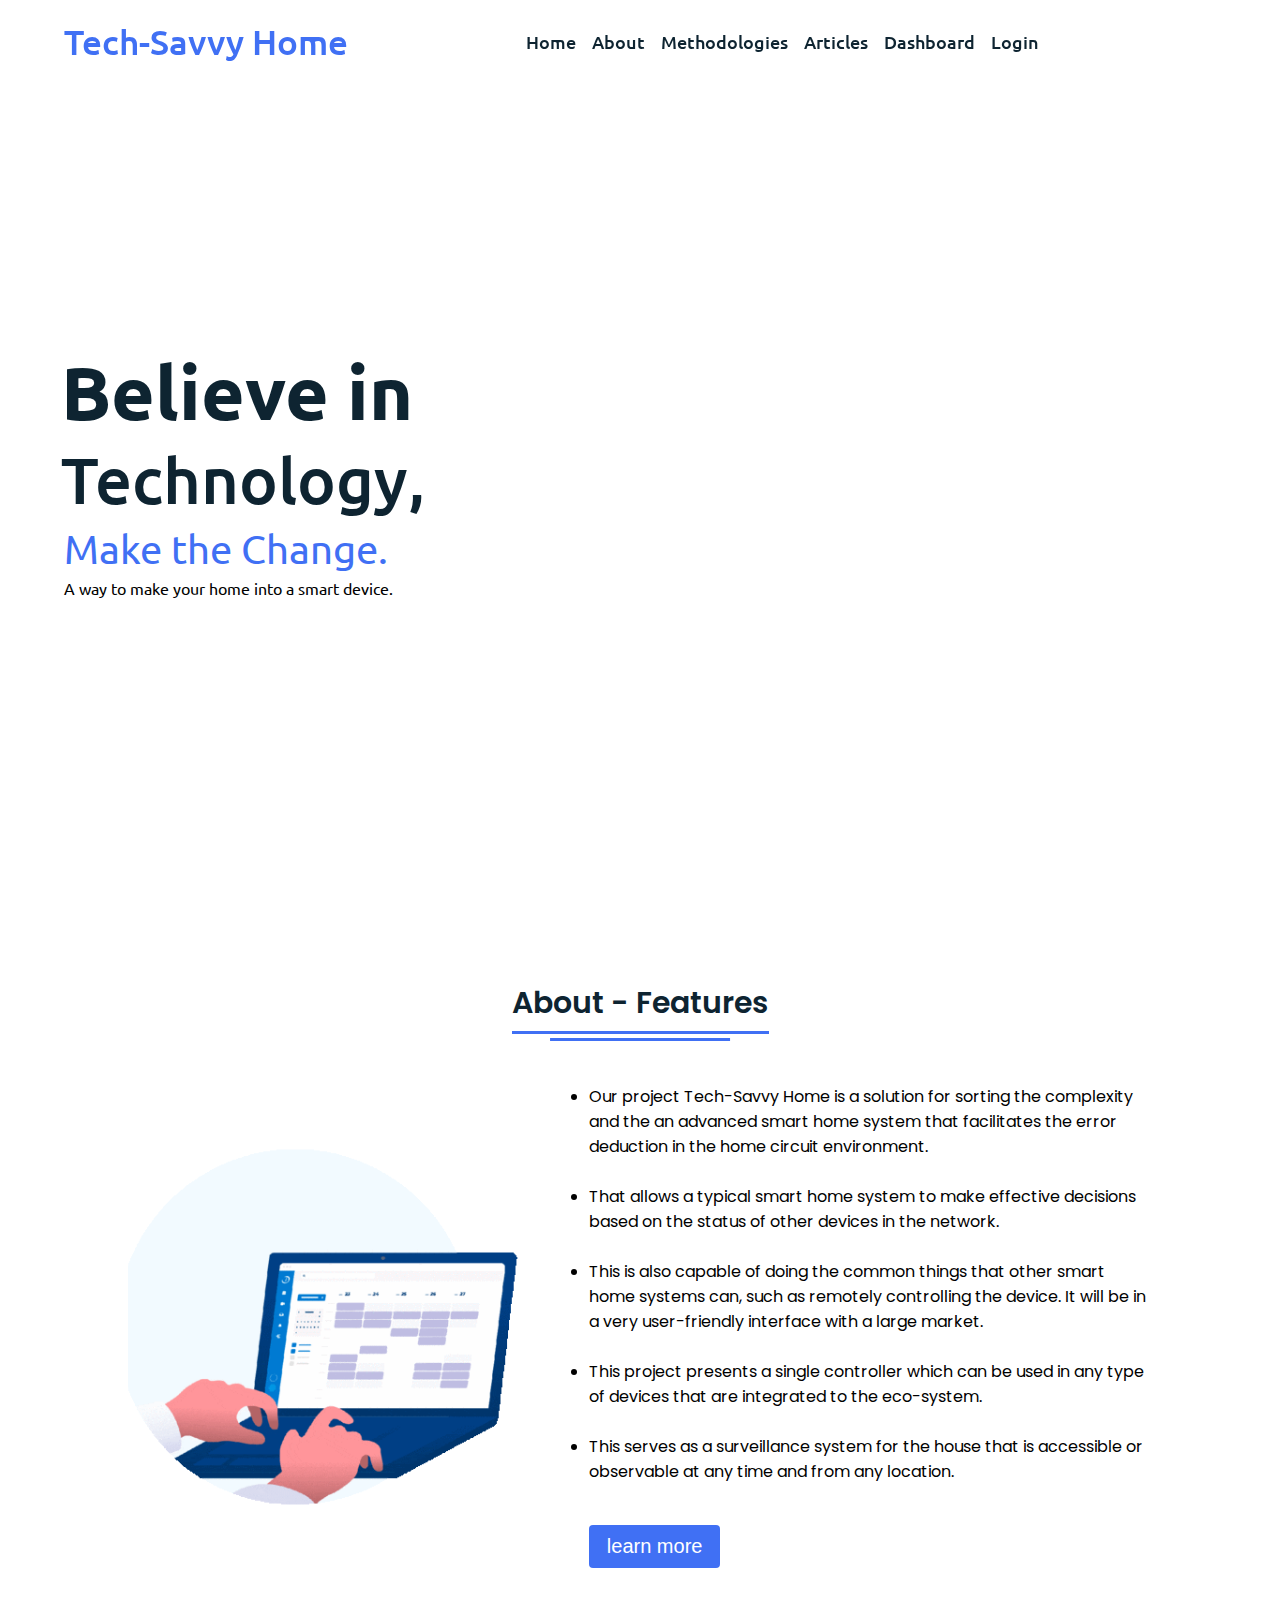
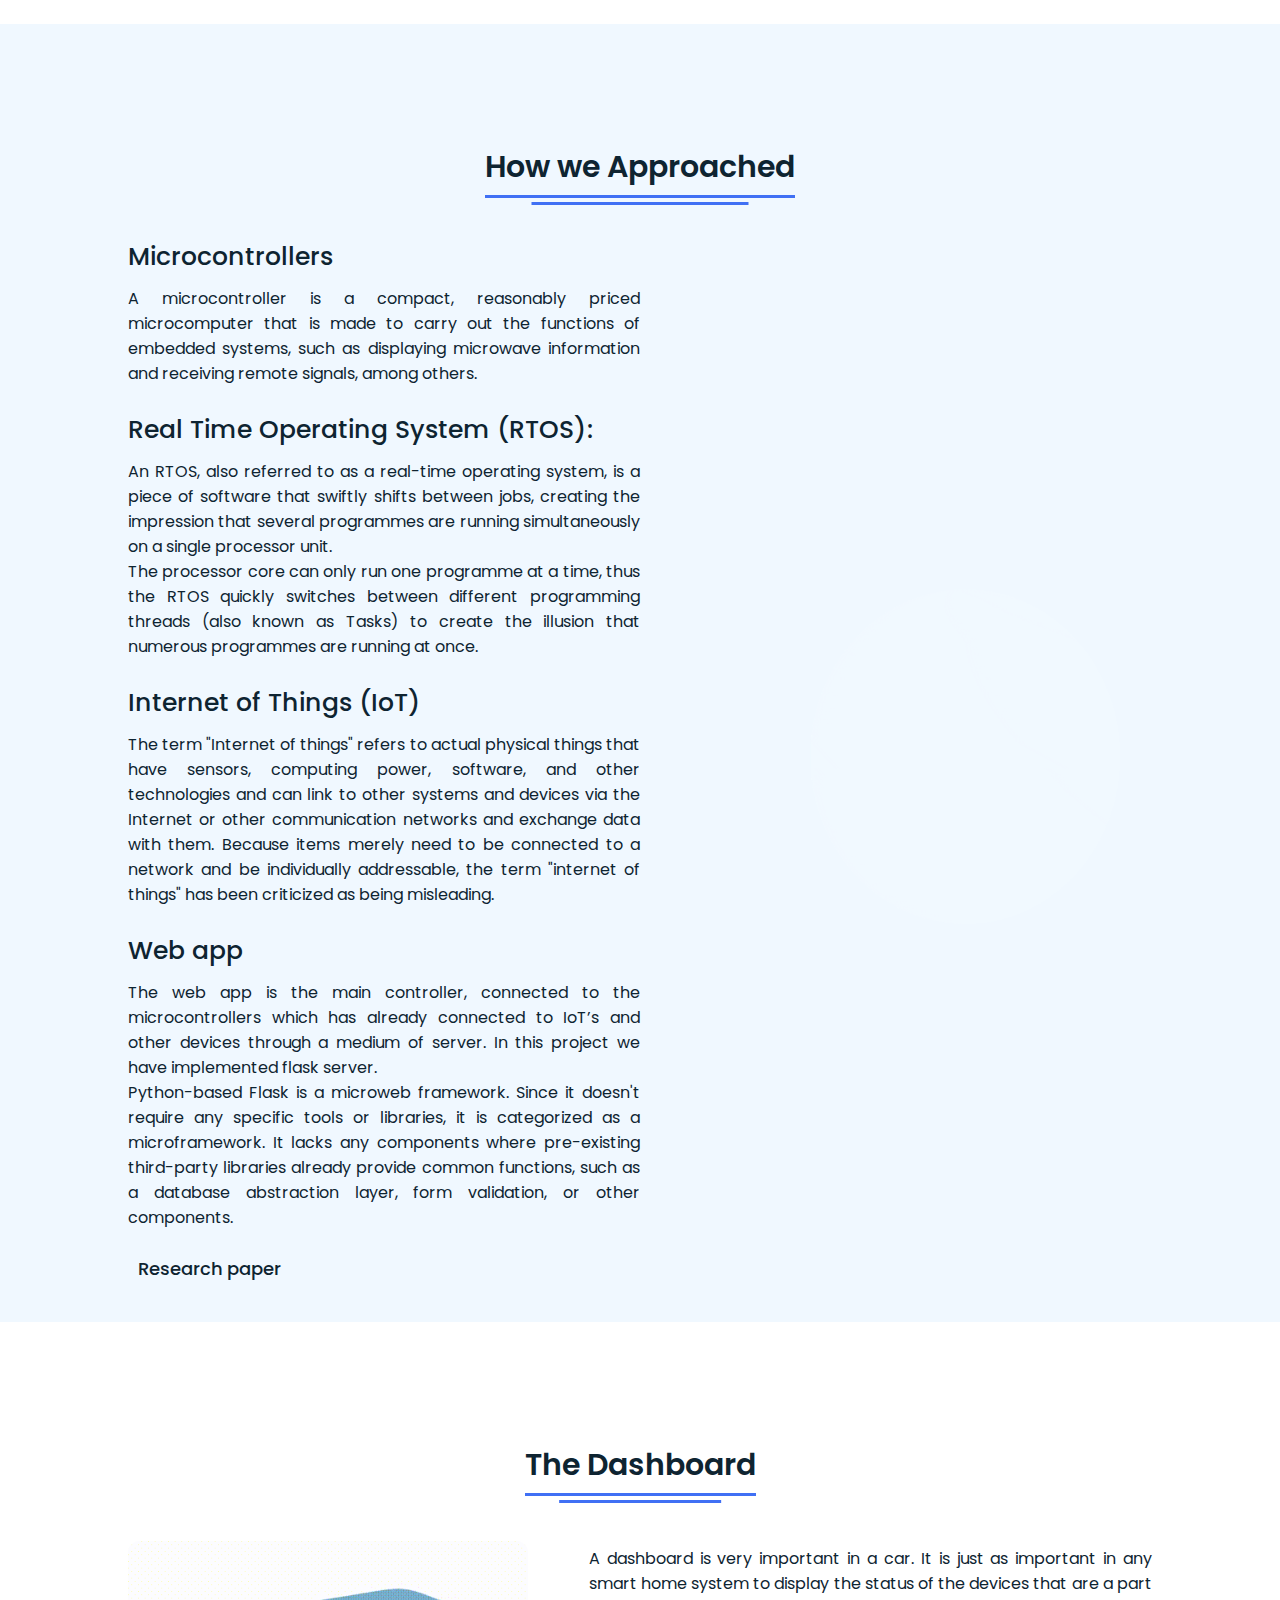
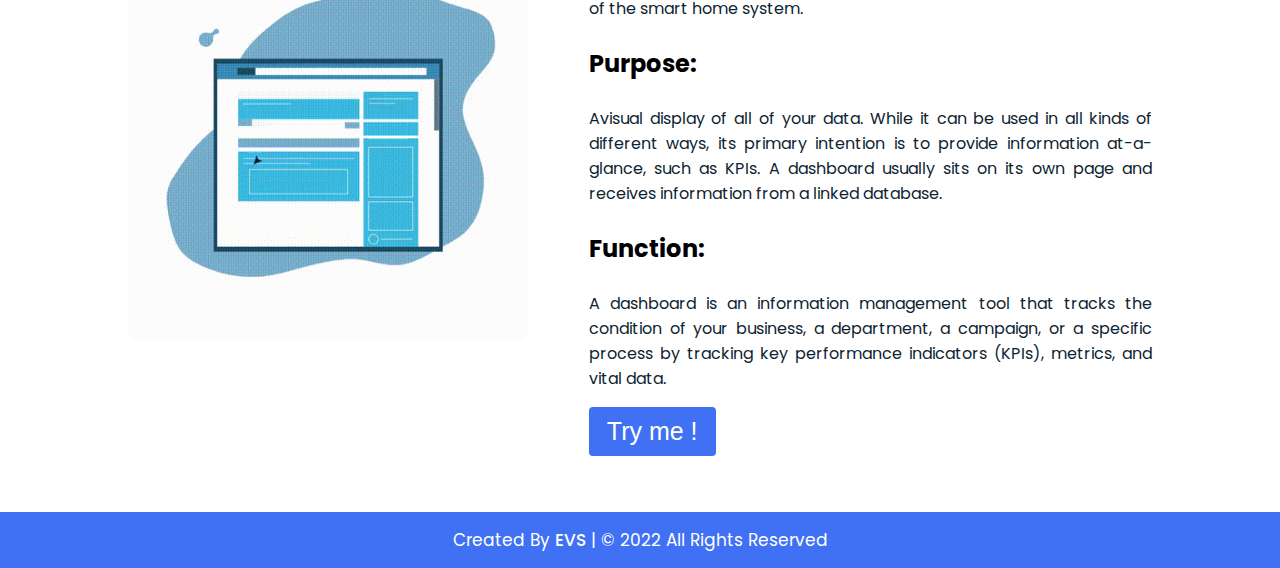
<file: index.html>
<!DOCTYPE html>
<html lang="en">

<head>
    <meta charset="UTF-8">
    <title> Tech-Savvy Home</title>
    <meta name="viewport" content="width=device-width, initial-scale=1.0">
    <link rel="stylesheet" href="css/style.css">
    <link rel="stylesheet" href="https://cdnjs.cloudflare.com/ajax/libs/font-awesome/5.15.2/css/all.min.css" />
    <title>Tech-Savvy Home</title>
</head>

<body>
    <div class="scroll-button">
        <a href="#home"><i class="fas fa-arrow-up"></i></a>
    </div>
    <nav>
        <div class="navbar">
            <div class="logo"><a href="#">Tech-Savvy Home</a></div>
            <ul class="menu">
                <li><a href="#home">Home</a></li>
                <li><a href="#about">About</a></li>
                <li><a href="#methods">Methodologies</a></li>
                <!-- <li><a href="#steps">methodologies</a></li> -->
                <li><a href="#articles">Articles</a></li>
                <li><a href="#dashboard">Dashboard</a></li>
                <li><a href="login.html">Login</a></li>
                <div class="cancel-btn">
                    <i class="fas fa-times"></i>
                </div>
            </ul>
            <div class="media-icons">
                <!--  <a href="#login">Login</a>
                <a href="#register">Register</a> -->
            </div>
        </div>
        <div class="menu-btn">
            <i class="fas fa-bars"></i>
        </div>
    </nav>

    <section class="home" id="home">
        <div class="home-content">
            <!-- <div class="images">
                <img src="img/Torus_2x_Link_L Shadowless.png" id="one"/>
                <img src="img/Torus_Half_Standing_3__L Shadowless.png" id="two"/>
            </div> -->
            <div class="text">
                <div class="text-two">Believe in</div>
                <div class="text-two2"> Technology,</div>
                <div class="text-three">Make the Change.</div>
                <!-- <div class="text-three">From anywhere in th world</div>
                <div class="text-four">within your hands</div> -->
            </div>
            <p>A way to make your home into a smart device.</p>
        </div>
    </section>

    <section class="about" id="about">
        <div class="content">
            <div class="title"><span>About - Features</span></div>
            <div class="about-details">
                <div class="left">
                    <img src="img/about.gif" alt="">
                </div>
                <div class="right">
                    <div class="topic"></div>
                    <p>
                        <li>Our project Tech-Savvy Home is a solution for sorting the complexity and the an advanced smart home system that facilitates the error deduction in the home circuit environment.</li><br>
                        <li> That allows a typical smart home system to make effective decisions based on the status of other devices in the network. </li><br>
                        <li>This is also capable of doing the common things that other smart home systems can, such as remotely controlling the device. It will be in a very user-friendly interface with a large market. </li><br>
                        <li>This project presents a single controller which can be used in any type of devices that are integrated to the eco-system. </li><br>
                        <li>This serves as a surveillance system for the house that is accessible or observable at any time and from any location.</li><br>

                    </p>
                    <dialog id="favDialog">
                        <form method="dialog">
                            <p>
                                <!-- dummy paragraph -->
                            <h3>Background</h3>

                            <li>Research and development of an advanced smart home controlling system that enables users to experience the finest home ecosystem, focus on the controller customization they want, and manage all of their home appliances from a single controller.</li><br>
                            <li>The implementation of the servers not only provides private space for the user to manage his data but also serves as a host for our website through which he can see and control the status of the house.</li><br>
                            <li>The reduced form of the controller rather from the others as a individual controller for the desired IoT’s, to a single controller for all the IoT and to extend the level of the controller from the smart devices to all the appliances in the house covers all the smart and non-smart devices.</li><br>

                            <h3>Objectives</h3>

                           <li>Single controller for all IoT’s.</li><br>
 <li>Web app controller for both smart and non-smart devices.</li><br>
 <li>Full-fledged dashboard for smart home.</li><br>
 <li>Control over World Wide Web from any places.</li><br>
 <li>Error detection over the circuits of smart devices.</li><br>
 <li>Enhance the smart home’s security and stability.</li><br>
 <li>Individual server for each home.</li><br>

                            <h3>Differences between those projects and what we do</h3>

                            <li>A centralised controller for all IoT and other home-based devices.</li>
                            <li>If a component of an integrated system malfunctions, the owner is
                                informed.</li>
                            <li>Adding information about the location and health of family members to the user
                                interface.</li>
                            <li>Their entire home's status in a single GUI.</li>
                            <li>Security considerations will be applied to the machine learning algorithm.</li>
                            <li>The prior home automation solutions on the market are both expensive and complex.</li>
                            <li>The potential security and safety risks associated with implementing the previously
                                suggested home automation systems have not been taken into account.</li>
                            <li>The previously suggested home automation system is incapable of making wise choices.
                            </li><br>

                            </p>
                            <div class="button">
                                <button value="cancel">Done</button>
                            </div>
                        </form>
                    </dialog>
                    <div class="button">
                        <button style="font-size: 20px;" id="updateDetails">learn more</button>
                    </div>
                    <output></output>
                </div>
            </div>
        </div>
    </section>

    <section class="methods" id="methods">
        <div class="content">
            <div class="title"><span>How we Approached</span></div>
            <div class="methods-details">
                <div class="text">
                    <div class="topic">Microcontrollers</div>
                    <p>

                        A microcontroller is a compact, reasonably priced microcomputer that is made to carry out the functions of embedded systems, 
                        such as displaying microwave information and receiving remote signals, among others.
                    </p>
                    <br>
                    <div class="topic"> Real Time Operating System (RTOS):</div>
                    <p>
                         
An RTOS, also referred to as a real-time operating system, is a piece of software that swiftly shifts between jobs, 
                        creating the impression that several programmes are running simultaneously on a single processor unit.<br>
                        The processor core can only run one programme at a time, thus the RTOS quickly switches between different programming threads (also known as Tasks) to create the illusion that numerous programmes are running at once.

                    </p>
                    <br>
                    <div class="topic">Internet of Things (IoT)</div>
                    <p>
                       The term "Internet of things" refers to actual physical things that have sensors, computing power,     software, and other technologies and can link to other systems and devices via the Internet or other communication networks and exchange data with them. Because items merely need to be connected to a network and be individually addressable, the term "internet of things" has been criticized as being misleading.<br>
                    </p>
                    <br>
                    <div class="topic">Web app</div>
                    <p>
                        The web app is the main controller, connected to the microcontrollers which has already connected to IoT’s and other devices through a medium of server. In this project we have implemented flask server. <br>Python-based Flask is a microweb framework. Since it doesn't require any specific tools or libraries, it is categorized as a microframework. It lacks any components where pre-existing third-party libraries already provide common functions, such as a database abstraction layer, form validation, or other components.   

                    </p>
                    <br>

                    <div class="experience">
                        <!-- <div class="num"></div>
                        <div class="exp">Research Paper<br></div> -->
                        <a href="" class="exp">Research paper</a>
                    </div>
                </div>
                <div class="boxes">
                    <div class="boxa">
                        <img src="img/graph.gif" alt="">
                    </div>
                </div>
            </div>
        </div>
    </section>

    <!--<section class="articles" id="articles">
        <div class="content">
            <div class="title"><span>Our PaperWorks</span></div>
            <div class="boxes">
                <div class="box">
                    <div class="icon">
                        <i class="fas fa-desktop"></i>
                    </div>
                    <div class="topic">Flask-Web-RPi Integration</div>
                    <p>Lorem ipsum dolor sit amet, consectetur adipisicing elit. Mollitia autem quam odio, qui
                        voluptatem eligendi?</p>
                    <br>
                    <a id="readmore" href="#articles">Read more</a>
                </div>
                <div class="box">
                    <div class="icon">
                        <i class="fas fa-paint-brush"></i>
                    </div>
                    <div class="topic">Smart Home - Web GUI</div>
                    <p>Lorem ipsum dolor sit amet, consectetur adipisicing elit. Mollitia autem quam odio, qui
                        voluptatem eligendi?</p>
                    <br>
                    <a id="readmore" href="#articles">Read more</a>
                </div>
                <div class="box">
                    <div class="icon">
                        <i class="fas fa-chart-line"></i>
                    </div>
                    <div class="topic">IoT - GPIO</div>
                    <p>Lorem ipsum dolor sit amet, consectetur adipisicing elit. Mollitia autem quam odio, qui
                        voluptatem eligendi?</p>
                    <br>
                    <a id="readmore" href="#articles">Read more</a>
                </div>
                <div class="box">
                    <div class="icon">
                        <i class="fab fa-android"></i>
                    </div>
                    <div class="topic">AI assistent in SmartHome</div>
                    <p>Lorem ipsum dolor sit amet, consectetur adipisicing elit. Mollitia autem quam odio, qui
                        voluptatem eligendi?</p><br>
                    <a id="readmore" href="#articles">Read more</a>

                </div>
                <div class="box">
                    <div class="icon">
                        <i class="fas fa-camera-retro"></i>
                    </div>
                    <div class="topic">Invidual server - Invidual User</div>
                    <p>Lorem ipsum dolor sit amet, consectetur adipisicing elit. Mollitia autem quam odio, qui
                        voluptatem eligendi?</p>
                    <br>
                    <a id="readmore" href="#articles">Read more</a>
                </div>
                <div class="box">
                    <div class="icon">
                        <i class="fas fa-tablet-alt"></i>
                    </div>
                    <div class="topic">Marketing</div>
                    <p>Lorem ipsum dolor sit amet, consectetur adipisicing elit. Mollitia autem quam odio, qui
                        voluptatem eligendi?</p>
                    <br>
                    <a id="readmore" href="#articles">Read more</a>
                </div>
            </div>
        </div>
    </section>-->


    <section class="about" id="dashboard">
        <div class="content">
            <div class="title"><span>The Dashboard</span></div>
            <div class="about-details">
                <div class="left">
                    <img src="img/dashboard.gif" alt="" id="dash">
                </div>
                <div class="right">
                    <div class="topic"></div>
                    <p>A dashboard is very important in a car. It is just as important in any smart home
                        system to display the status of the devices that are a part of the smart home system.</p><br>

                    <h2>Purpose:</h2><br>
                    <p>Avisual display of all of your data. While it can be used
                        in all kinds of different ways, its primary intention is to provide information at-a-glance,
                        such as KPIs. A dashboard usually sits on its own page and receives information from a linked
                        database.</p><br>
                    <h2>Function:</h2><br>

                    <p>A dashboard is an information management tool that tracks the condition of your business,
                        a department, a campaign, or a specific process by tracking key performance indicators (KPIs),
                        metrics, and vital data.</p>

                    <div class="button">
                        <button>
                            <a id="dash" href="#">Try me !</a>
                        </button>
                    </div>
                </div>
            </div>
        </div>
    </section>
    <footer>
        <div class="text">
            <span>Created By <a href="https://www.github.com/iamevs" target="_blank">EVS</a> | &#169; 2022 All Rights
                Reserved</span>
        </div>
    </footer>

    <script src="js/script.js"></script>

</body>

</html>
</file>
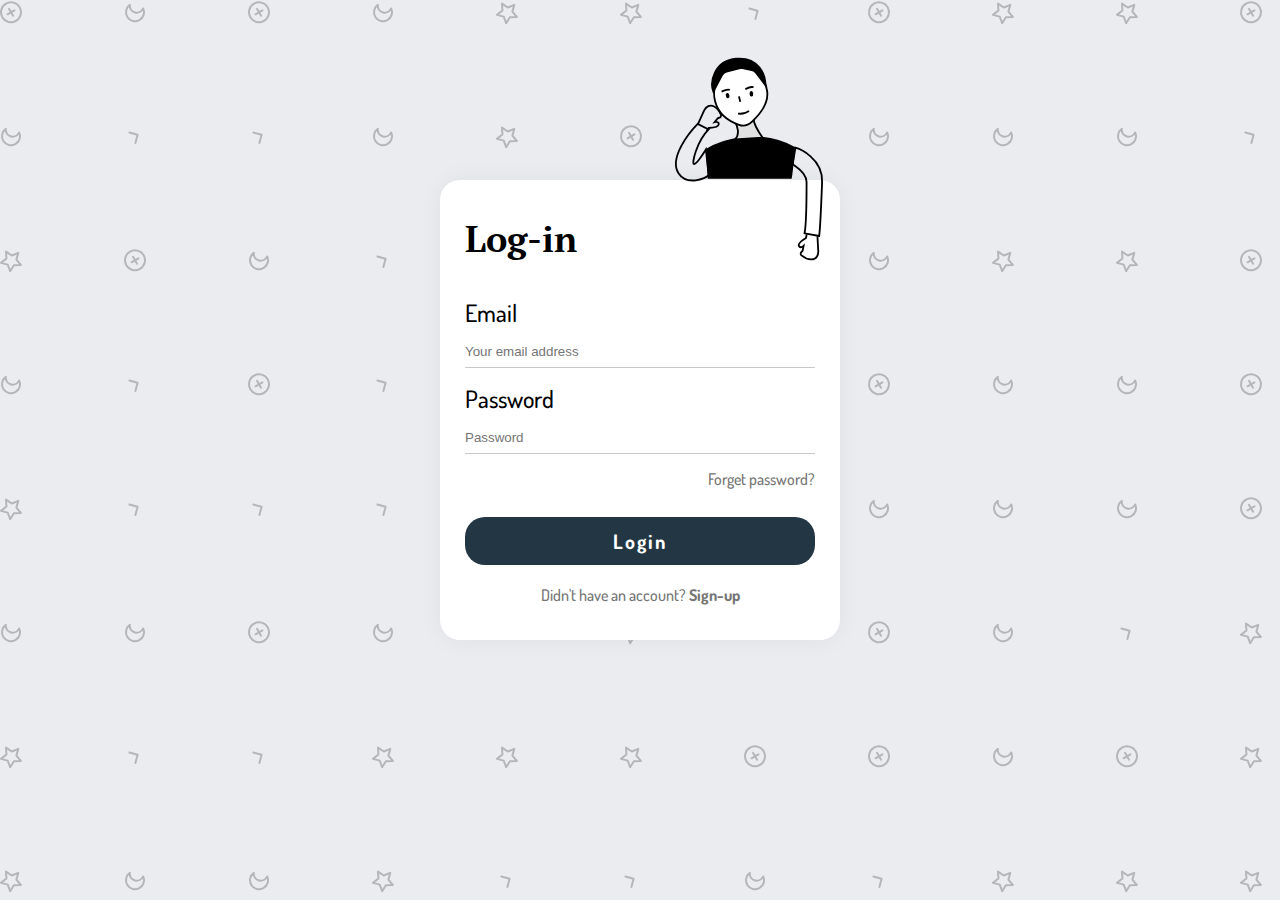
<file: login.html>
<!DOCTYPE html>
<html lang="en">

<head>
    <meta charset="UTF-8">
    <meta http-equiv="X-UA-Compatible" content="IE=edge">
    <meta name="viewport" content="width=device-width, initial-scale=1.0">
    <link rel="stylesheet" href="css/login.css">
    <title>Tech-Savvy Home</title>
</head>

<body>
    <div id="background"></div>
    <div id="form-wrapper">
        <div id="person">
            <svg width="182" height="212" viewBox="0 0 82 116" fill="none" xmlns="http://www.w3.org/2000/svg">
                <path id="arm"
                    d="M79.415 98.5L71.415 97C72.5 91.5 72.5 72.5 72.5 69C72.5 63.1476 64.915 59.6673 64.915 59.1673L66.415 50.1673C68.415 50.6673 81.5 56 81 69C80.6081 79.1905 80 93.5 79.415 98.5Z"
                    stroke="black" />
                <path
                    d="M65.915 50.1673C46.315 39.3673 25.7484 46.334 17.915 51.1673L18.915 66.6673H63.915C63.915 67.1673 64.315 64.5673 65.915 50.1673Z"
                    fill="black" stroke="black" />
                <path id="hand"
                    d="M72.5624 97.5936L72.1862 99.5579C70.6572 100.453 67.7393 102.575 68.2993 103.904C68.8594 105.233 70.2323 104.444 70.8488 103.884L70.3857 106.302C70.3209 106.64 70.1245 106.939 69.8395 107.132V107.132C69.1616 107.592 69.0665 108.566 69.7016 109.083C70.9152 110.072 72.7859 111.248 75.0281 111.302C78.0686 111.375 78.9288 108.655 78.9149 106.955L78.4553 98.7221"
                    stroke="black" />
                <path
                    d="M17.7585 40.9589L19.0032 39.3935C20.7729 39.3101 24.3425 38.7839 24.4632 37.3468C24.5838 35.9096 23.0014 35.9716 22.1951 36.1823L23.7275 34.255C23.9418 33.9855 24.2543 33.8121 24.5964 33.7731V33.7731C25.4104 33.6802 25.9465 32.8617 25.624 32.1086C25.0079 30.6695 23.8964 28.7598 21.9353 27.6716C19.2759 26.1959 17.2516 28.2062 16.4753 29.7183L13.0621 37.2249"
                    stroke="black" />
                <path
                    d="M10.915 59.1673C12.115 59.1673 15.7483 53.834 17.415 51.1673L18.915 65.1673C17.415 67.1673 6.91504 71.1673 2.41499 64.1673C-2.81224 56.0362 7.74833 42.5007 12.915 37.1673L18.915 40.1673C12.415 46.6673 9.415 59.1673 10.915 59.1673Z"
                    stroke="black" />
                <path
                    d="M43.9151 34.1673C42.7151 35.7673 46.4151 41.834 48.4151 44.6673L33.415 45.6673C36.215 42.8673 34.5817 38.1673 33.415 36.1673L43.9151 34.1673Z"
                    fill="#E2E2E2" stroke="black" />
                <path
                    d="M50.915 19.1673C51.8645 25.4973 46.8246 32.0359 42.5324 36.0587C40.6287 37.8429 37.9409 38.5329 35.4773 37.6735C30.5455 35.9531 24.2583 32.0406 22.415 24.6673C20.5081 17.0396 24.3672 10.1694 27.8726 6.16366C29.3928 4.42647 31.6826 3.61275 33.9817 3.81977C44.53 4.76955 49.5596 10.1313 50.915 19.1673Z"
                    fill="white" stroke="black" />
                <path d="M26 19.5C27 19 29.3 18.1 30.5 18.5" stroke="black" />
                <path d="M39 18.0997C40 17.5997 42.3 16.6997 43.5 17.0997" stroke="black" />
                <ellipse cx="29.3097" cy="21.6854" rx="1" ry="1.5" transform="rotate(-12.9039 29.3097 21.6854)"
                    fill="black" />
                <ellipse cx="42.3097" cy="20.6854" rx="1" ry="1.5" transform="rotate(-3.81344 42.3097 20.6854)"
                    fill="black" />
                <line x1="36.1966" y1="25.035" x2="35.5132" y2="22.1139" stroke="black" />
                <path
                    d="M34 1.5C46.4 0.3 50 10.5 50 16L44.917 9.22258C44.3265 8.43526 43.4665 7.89326 42.5014 7.70025L37.4075 6.68146C36.8104 6.56205 36.1939 6.58052 35.6051 6.73549L28.7066 8.55088C27.6194 8.83697 26.7028 9.56733 26.1812 10.5631L21.5 19.5C19.5 14.5 21.6 2.7 34 1.5Z"
                    fill="black" stroke="black" />
                <path d="M35 31.5C36.6667 31.6667 38.6 32 41 30" stroke="black" />
            </svg>
        </div>
        <form action="">
            <span class="title">Log-in</span>
            <label for="email">Email</label>
            <input type="email" placeholder="Your email address">
            <label for="password">Password</label>
            <input type="password" placeholder="Password">
            <span class="forget"><a href="#">Forget password?</a></span>
            <input type="submit" value="Login">
            <span class="new">Didn't have an account? <a href="#">Sign-up</a></span>
        </form>
    </div>
    <script src="js/login.js"></script>
</body>

</html>
</file>
<file: css/style.css>
/* Google Font CDN Link */
@import url('https://fonts.googleapis.com/css2?family=Poppins:wght@400;500;600;700&family=Ubuntu:wght@400;500;700&display=swap');

* {
    margin: 0;
    padding: 0;
    box-sizing: border-box;
    text-decoration: none;
    scroll-behavior: smooth;
}

/* Custom Scroll Bar CSS */

::-webkit-scrollbar {
    width: 10px;
}

::-webkit-scrollbar-track {
    background: #ffffff00;
}

::-webkit-scrollbar-thumb {
    background: #6e93f7;
    border-radius: 12px;
    transition: all 0.3s ease;
}

::-webkit-scrollbar-thumb:hover {
    background: #4070f4;
}

/* navbar styling */
nav {
    position: fixed;
    width: 100%;
    padding: 20px 0;
    z-index: 998;
    transition: all 0.3s ease;
    font-family: 'Ubuntu', sans-serif;
}

nav.sticky {
    background: #4070f4;
    padding: 13px 0;
}

nav .navbar {
    width: 90%;
    display: flex;
    justify-content: space-between;
    align-items: center;
    margin: auto;
}

nav .navbar .logo a {
    font-weight: 500;
    font-size: 35px;
    color: #4070f4;
}

nav.sticky .navbar .logo a {
    color: #fff;
}

nav .navbar .menu {
    display: flex;
    position: relative;
}

nav .navbar .menu li {
    list-style: none;
    margin: 0 8px;
}

.navbar .menu a {
    font-size: 18px;
    font-weight: 500;
    color: #0E2431;
    padding: 6px 0;
    transition: all 0.4s ease;
}

.navbar .menu a:hover {
    color: #4070f4;
}

nav.sticky .menu a {
    color: #FFF;
}

nav.sticky .menu a:hover {
    color: #0E2431;
}

.navbar .media-icons a {
    color: #4070f4;
    font-size: 18px;
    margin: 0 6px;
}

nav.sticky .media-icons a {
    color: #FFF;
}

/* Side Navigation Menu Button CSS */
nav .menu-btn,
.navbar .menu .cancel-btn {
    position: absolute;
    color: #fff;
    right: 30px;
    top: 20px;
    font-size: 20px;
    cursor: pointer;
    transition: all 0.3s ease;
    display: none;
}

nav .menu-btn {
    color: #4070f4;
}

nav.sticky .menu-btn {
    color: #FFF;
}

.navbar .menu .menu-btn {
    color: #fff;
}

/* home section styling */
.home {
    height: 100vh;
    width: 100%;
    background: url("https://wallpaperaccess.com/full/148235.jpg");
    /* background-size: cover; */
    /* background-position: center; */
    /* background-position-x: left; */
    background-attachment: fixed;
    font-family: 'Ubuntu', sans-serif;
}

.home .home-content {
    width: 90%;
    height: 100%;
    margin: auto;
    display: flex;
    flex-direction: column;
    justify-content: center;
}

.home .images img {
    z-index: 999;
    display: flex;
    position: relative;
    left: 1000px;
    bottom: 50px;
    height: 100px;
    width: 100px;
}

.home .text-one {
    font-size: 25px;
    color: #0E2431;
}

.home .text-two {
    color: #0E2431;
    font-size: 75px;
    font-weight: 600;
    margin-left: -3px;
}

.home .text-two2 {
    color: #0E2431;
    font-size: 65px;
    font-weight: 500;
    margin-left: -3px;
}


.home .text-three {
    font-size: 40px;
    margin: 5px 0;
    color: #4070f4;
}

.home .text-four {
    font-size: 23px;
    margin: 5px 0;
    color: #0E2431;
}

.home .button {
    margin: 14px 0;
}

.home .button button {
    outline: none;
    padding: 8px 16px;
    border-radius: 6px;
    font-size: 25px;
    font-weight: 400;
    background: #4070f4;
    color: #fff;
    cursor: pointer;
    border: 2px solid transparent;
    transition: all 0.4s ease;
}

.home .button button:hover {
    border-color: #4070f4;
    background-color: #fff;
    color: #4070f4;
}

/* About Section Styling */
/* Those Elements Where We Have Apply Same CSS,
 I'm Selecting Directly 'Section Tag' and 'Class'  */
section {
    padding-top: 40px;
}

section .content {
    width: 80%;
    margin: 40px auto;
    font-family: 'Poppins', sans-serif;
}

.about .about-details {
    display: flex;
    justify-content: space-between;
    align-items: center;
}

section .title {
    display: flex;
    justify-content: center;
    margin-bottom: 40px;
}

section .title span {
    color: #0E2431;
    font-size: 30px;
    font-weight: 600;
    position: relative;
    padding-bottom: 8px;
}

section .title span::before,
section .title span::after {
    content: '';
    position: absolute;
    height: 3px;
    width: 100%;
    background: #4070f4;
    left: 0;
    bottom: 0;
}

section .title span::after {
    bottom: -7px;
    width: 70%;
    left: 50%;
    transform: translateX(-50%);
}

.about .about-details .left {
    width: 45%;
}

.about .left img {
    height: 400px;
    width: 400px;
    object-fit: cover;
    border-radius: 12px;
}
#dash{
    height: 400px;
    width: 400px;
    object-fit: cover;
    border-radius: 12px;
    margin-top: -120px;
}

.about-details .right {
    width: 55%;
}

section .topic {
    color: #0E2431;
    font-size: 25px;
    font-weight: 500;
    margin-bottom: 10px;
}

.about-details .right p {
    text-align: justify;
    color: #0E2431;
}

section .button {
    margin: 16px 0;
}

section .button button {
    outline: none;
    padding: 8px 16px;
    border-radius: 4px;
    font-size: 25px;
    font-weight: 400;
    background: #4070f4;
    color: #fff;
    border: 2px solid transparent;
    cursor: pointer;
    transition: all 0.4s ease;
}

section .button button:hover {
    border-color: #4070f4;
    background-color: #fff;
    color: #4070f4;
}

/* My methods CSS */
.methods {
    background: #F0F8FF;
}

.methods .content {
    padding: 40px 0;
}

.methods .methods-details {
    display: flex;
    justify-content: space-between;
    align-items: center;
}

.methods-details .text {
    width: 50%;
}

.methods-details p {
    color: #0E2431;
    text-align: justify;
}

.methods .methods-details .experience {
    display: flex;
    align-items: center;
    margin: 0 10px;
}

.methods-details .experience .num {
    color: #0E2431;
    font-size: 80px;
}

.methods-details .experience .exp {
    color: #0E2431;
    /* margin-left: 20px; */
    font-size: 18px;
    font-weight: 500;
    /* margin: 0 6px; */
}

.methods-details .boxes {
    width: 40%;
    display: flex;
    flex-wrap: wrap;
    justify-content: space-between;
}
.methods-details .box {
    width: calc(100% / 2 - 20px);
    margin: 20px 0;
}
.methods-details .boxa img {
    height: 350px;
    width: 450px;
}

.methods-details .boxes .topic {
    font-size: 20px;
    color: #4070f4;
}

.methods-details .boxes .per {
    font-size: 60px;
    color: #4070f4;
}


/* My articles CSS */
.articles .boxes {
    display: flex;
    flex-wrap: wrap;
    justify-content: space-between;
}

.articles .boxes .box {
    margin: 20px 0;
    width: calc(100% / 3 - 20px);
    text-align: center;
    border-radius: 12px;
    padding: 30px 10px;
    box-shadow: 0 5px 10px rgba(0, 0, 0, 0.12);
    cursor: default;
    transition: all 0.4s ease;
}
/* 
.articles .boxes .box:hover {
    background: #4070f4;
    color: #fff;
} */

.articles .boxes .box .icon {
    height: 50px;
    width: 50px;
    background: #4070f4;
    border-radius: 50%;
    text-align: center;
    line-height: 50px;
    font-size: 18px;
    color: #fff;
    margin: 0 auto 10px auto;
    transition: all 0.4s ease;
}
/* 
.boxes .box:hover .icon {
    background-color: #fff;
    color: #4070f4;
}

.articles .boxes .box:hover .topic,
.articles .boxes .box:hover p {
    color: #0E2431;
    transition: all 0.4s ease;
}

.articles .boxes .box:hover .topic,
.articles .boxes .box:hover p {
    color: #fff;
} */

/* Footer CSS */
footer {
    background: #4070f4;
    padding: 15px 0;
    text-align: center;
    font-family: 'Poppins', sans-serif;
}

footer .text span {
    font-size: 17px;
    font-weight: 400;
    color: #fff;
}

footer .text span a {
    font-weight: 500;
    color: #FFF;
}

footer .text span a:hover {
    text-decoration: underline;
}

/* Scroll TO Top Button CSS */
.scroll-button a {
    position: fixed;
    bottom: 20px;
    right: 20px;
    color: #fff;
    background: #4070f4;
    padding: 7px 12px;
    ;
    font-size: 18px;
    border-radius: 6px;
    box-shadow: rgba(0, 0, 0, 0.15);
    display: none;
}

#favDialog {
    margin: auto;
    width: calc(50vw - 4em);
    padding: 2em;
    border-radius: 1em;
    border: none;
    box-shadow: 5px 6px 20px black;
}

/* Responsive Media Query */
@media (max-width: 1190px) {
    section .content {
        width: 85%;
    }
}

@media (max-width: 1000px) {
    .about .about-details {
        justify-content: center;
        flex-direction: column;
    }

    .about .about-details .left {
        display: flex;
        justify-content: center;
        width: 100%;
    }

    .about-details .right {
        width: 90%;
        margin: 40px 0;
    }

    .articles .boxes .box {
        margin: 20px 0;
        width: calc(100% / 2 - 20px);
    }
}

@media (max-width: 900px) {
    .about .left img {
        height: 350px;
        width: 350px;
    }
}

@media (max-width: 750px) {
    nav .navbar {
        width: 90%;
    }

    nav .navbar .menu {
        position: fixed;
        left: -100%;
        top: 0;
        background: #0E2431;
        height: 100vh;
        max-width: 400px;
        width: 100%;
        padding-top: 60px;
        flex-direction: column;
        align-items: center;
        transition: all 0.5s ease;
    }

    .navbar.active .menu {
        left: 0;
    }

    nav .navbar .menu a {
        font-size: 23px;
        display: block;
        color: #fff;
        margin: 10px 0;
    }

    nav.sticky .menu a:hover {
        color: #4070f4;
    }

    nav .navbar .media-icons {
        display: none;
    }

    nav .menu-btn,
    .navbar .menu .cancel-btn {
        display: block;
    }

    .home .text-two {
        font-size: 65px;
    }

    .home .text-three {
        font-size: 35px;
    }

    .methods .methods-details {
        align-items: center;
        justify-content: center;
        flex-direction: column;
    }

    .methods-details .text {
        width: 100%;
        margin-bottom: 50px;
    }

    .methods-details .boxes {
        justify-content: center;
        align-items: center;
        width: 100%;
    }

    .articles .boxes .box {
        margin: 20px 0;
        width: 100%;
    }

    .contact .text {
        width: 100%;
    }


    #favDialog {
        margin: auto 2em;
        width: calc(100vw - 4em);
        padding: 1em;
        border-radius: 1em;
        border: none;
        box-shadow: 5px 6px 20px black;
    }
}

@media (max-width: 500px) {
    .home .text-two {
        font-size: 55px;
    }

    .home .text-three {
        font-size: 33px;
    }

    .methods-details .boxes .per {
        font-size: 50px;
        color: #4070f4;
    }
}


#dash{
    color: #fff;
}

#dash:hover{
    color: #4070f4;
}
</file>
<file: css/login.css>
@import url('https://fonts.googleapis.com/css2?family=Dosis:wght@400;500;700&family=PT+Serif:wght@400;700&display=swap');

*{margin:0;padding:0;}

body{
  background:#ebecf0;
  font-family: 'Dosis', sans-serif;
  background-image: url("https://wallpaperaccess.com/full/148235.jpg");
}

#background{
  position:absolute;
  top:0;
  left:0;
  width:100%;
  min-height:100vh;
  overflow:hidden;
  z-index:-1;
}

#background .image{
  position:absolute;
  top:0;
  left:0;
  color:#b4b7ba;
  transform:rotate(-30deg);
  z-index:-1;
}

#background .image svg{
  animation: imageAnim 10s linear infinite;
}

@keyframes imageAnim{
  0%{
    transform:scale(1) rotate(0deg);
  }
  50%{
    transform:scale(1.4) rotate(180deg);
  }
  100%{
    transform:scale(1) rotate(360deg);
  }
}

#form-wrapper{
  max-width:400px;
  margin: 0 auto;
  padding-bottom:100px;
}

#person{
  float:right;
  margin-top:-124px;
  margin-right:0px;
}

#arm,#hand{
  animation: arm 5s ease-in infinite;
}

@keyframes arm{
  0%{
    transform:rotate(0deg) translateX(0px) translateY(0px);
  }
  10%{
    transform:rotate(25deg) translateX(16px) translateY(-30px);
  }
  20%{
    transform:rotate(0deg) translateX(0px) translateY(0px);
  }
  100%{
    transform:rotate(0deg) translateX(0px) translateY(0px);
  }
}

form{
  background:#fff;
  padding: 35px 25px;
  border-radius:20px;
  margin-top:180px;
  box-shadow:0 0 25px rgba(0, 0, 0, 0.05);
}

form .title{
  display:block;
  position:relative;
  font-family: 'PT Serif', serif;
  font-weight:700;
  font-size:36px;
  color:#000;
  margin-bottom:35px;
  animation: title 5s ease infinite;
}

@keyframes title{
  0%{
    left:225px;
  }
  50%{
    left:0px;
    animation-timing-function: ease-in;
  }
  100%{
    left:225px;
  }
}

form label{
  display:block;
  font-weight:500;
  font-size:24px;
  margin-bottom:16px;
}

form input{
  display:block;
  border:0;
  border-bottom:1px solid #c8c8c8;
  padding-bottom:8px;
  width:100%;
  margin-bottom:15px;
  color:#747474;
}

form input:focus{
  outline:0;
  border-color:#747474;
}

form input[type=submit]{
  background:#223743;
  color:#fff;
  border:0;
  height:48px;
  line-height:48px;
  border-radius:20px;
  margin-top:28px;
  font-size:20px;
  font-weight:700;
  font-family: 'Dosis', sans-serif;
  letter-spacing:2px;
  transition:all .2s;
}

form input[type=submit]:hover{
  cursor:pointer;
  transform:scale(1.1);
}

form .forget{
  display:block;
  text-align:right;
}

form .forget a{
  display:inline-block;
  color:#747474;
  text-decoration:none;
  font-weight:500;
  transition:all .2s;
  transform: scale(1);
}

form .forget a:hover{
  color:#000;
  transform: scale(1.05);
}

form .new{
  display:block;
  font-weight:500;
  text-align:center;
  margin-top:20px;
  color:#747474;
}

form .new a{
  display:inline-block;
  color:#747474;
  text-decoration:none;
  font-weight:700;
  transition: all .2s;
  transform: scale(1);
}

form .new a:hover{
  color:#000;
  transform: scale(1.05);
}
</file>
